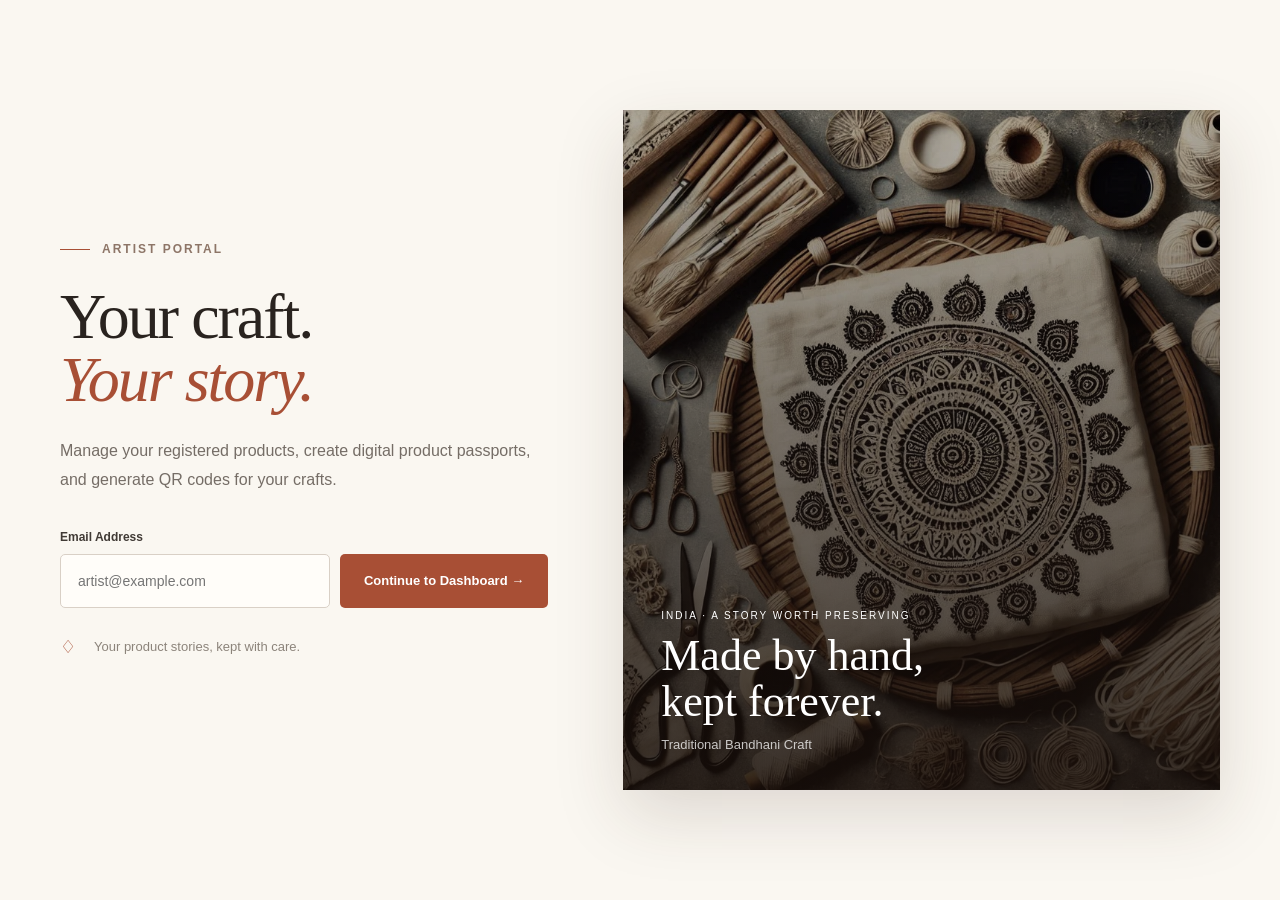
<file: index.html>
<!DOCTYPE html>
<html lang="en">

<head>
    <meta charset="UTF-8">

    <meta name="viewport" content="width=device-width, initial-scale=1.0">

    <title>KarigariX</title>

    <link rel="stylesheet" href="style.css">
</head>


<body>
    <!-- LANDING PAGE -->
    <main class="landing">


        <!-- LEFT SIDE -->
        <section class="landing-content">

            <div class="content-wrapper">


                <!-- Small heading -->

                <div class="portal-label">

                    <span class="label-line"></span>

                    <span>
                        ARTIST PORTAL
                    </span>

                </div>



                <!-- Main heading -->

                <h1>

                    Your craft.
                    <br>

                    <em>Your story.</em>

                </h1>



                <!-- Description -->

                <p class="landing-description">

                    Manage your registered products,
                    create digital product passports,
                    and generate QR codes for your crafts.

                </p>

                <form id="loginForm">

    <label for="email">
        Email Address
    </label>

    <div class="email-box">

        <input
            type="email"
            id="email"
            placeholder="artist@example.com"
            required
        >

        <button type="submit">
            Continue to Dashboard →
        </button>

    </div>

</form>
                <!-- Bottom trust message -->

                <div class="trust-message">

                    <span class="trust-icon">
                        ♢
                    </span>

                    <span>
                        Your product stories, kept with care.
                    </span>

                </div>


            </div>

        </section>
        <!--
             RIGHT SIDE IMAGE
        -->
        <section class="hero-image">

            <img
                src="./images/Bandhani-Tie-Dye.webp"
                alt="Traditional Bandhani tie-dye craft"
            >


            <!-- Dark image overlay -->

            <div class="image-overlay"></div>



            <!-- Image text -->

            <div class="image-text">


                <small>
                    INDIA · A STORY WORTH PRESERVING
                </small>


                <h2>
                    Made by hand,
                    <br>
                    kept forever.
                </h2>


                <p>
                    Traditional Bandhani Craft
                </p>


            </div>


        </section>

    </main>

    <!-- JavaScript -->

    <script src="script.js"></script>

    
</body>
</html>
</file>
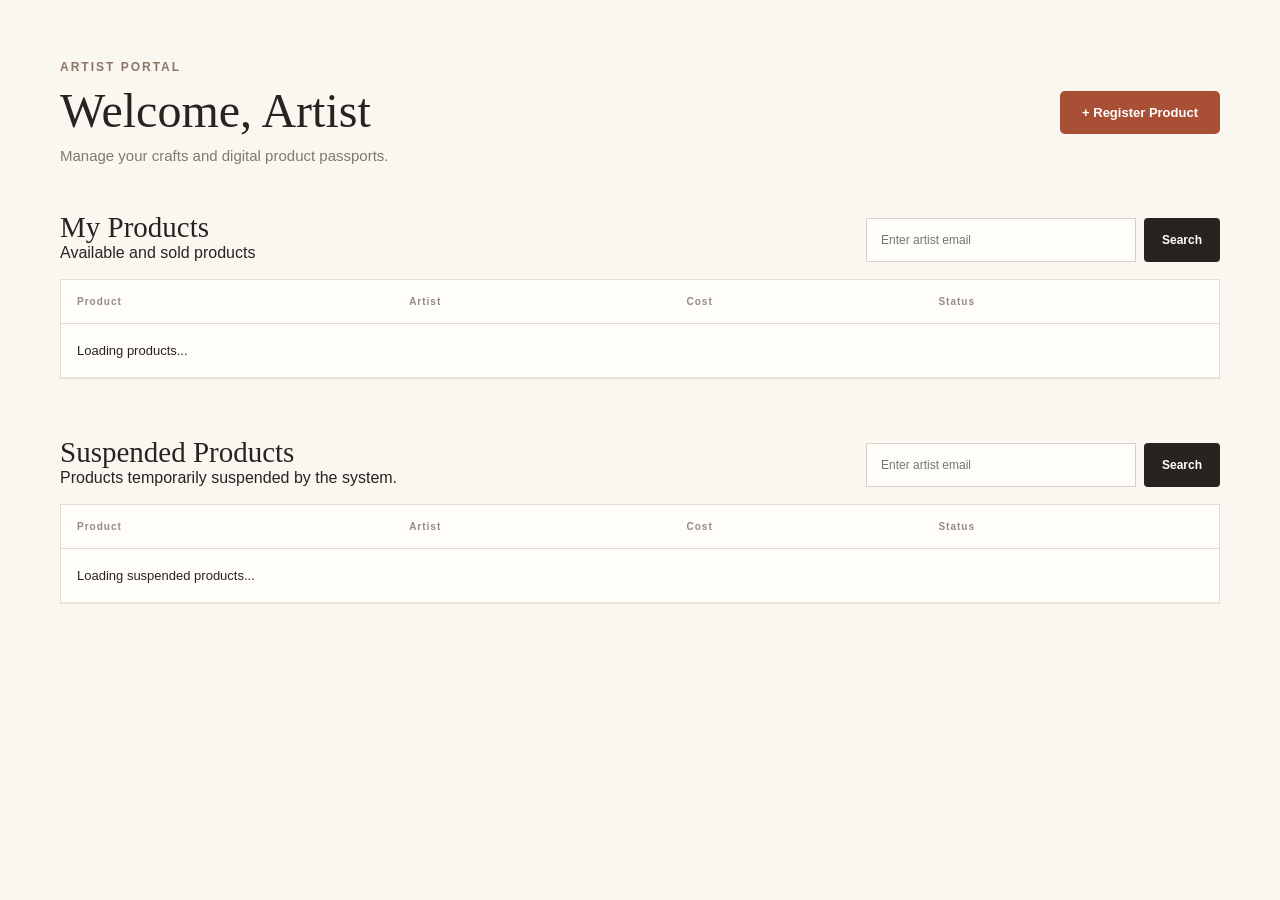
<file: dashboard.html>
<!DOCTYPE html>
<html lang="en">

<head>
    <meta charset="UTF-8">
    <meta name="viewport" content="width=device-width, initial-scale=1.0">

    <title>Artist Dashboard | KarigariX</title>

    <link rel="stylesheet" href="style.css">
</head>

<body>

    <main class="dashboard-page">

        <!-- HEADER -->
        <header class="dashboard-header">

            <div>
                <span class="portal-label">ARTIST PORTAL</span>

                <h1>
                    Welcome, <span id="artistEmail">Artist</span>
                </h1>

                <p>
                    Manage your crafts and digital product passports.
                </p>
            </div>

            <button onclick="window.location.href='register.html'">
    + Register Product
</button>

        </header>


        <!-- AVAILABLE / SOLD PRODUCTS -->
        <section class="product-section">

            <div class="section-header">

                <div>
                    <h2>My Products</h2>

                    <p>
                        Available and sold products
                    </p>
                </div>

                <div class="search-box">

                    <input
                        type="email"
                        id="productSearch"
                        placeholder="Enter artist email"
                    >

                    <button id="searchProductsBtn">
                        Search
                    </button>

                </div>

            </div>


            <div class="table-container">

                <table>

                    <thead>
                        <tr>
                            <th>Product</th>
                            <th>Artist</th>
                            <th>Cost</th>
                            <th>Status</th>
                        </tr>
                    </thead>

                    <tbody id="productsTableBody">

                        <tr>
                            <td colspan="4">
                                Loading products...
                            </td>
                        </tr>

                    </tbody>

                </table>

            </div>

        </section>


        <!-- SUSPENDED PRODUCTS -->
        <section class="product-section suspended-section">

            <div class="section-header">

                <div>
                    <h2>Suspended Products</h2>

                    <p>
                        Products temporarily suspended by the system.
                    </p>
                </div>

                <div class="search-box">

                    <input
                        type="email"
                        id="suspendedSearch"
                        placeholder="Enter artist email"
                    >

                    <button id="searchSuspendedBtn">
                        Search
                    </button>

                </div>

            </div>


            <div class="table-container">

                <table>

                    <thead>
                        <tr>
                            <th>Product</th>
                            <th>Artist</th>
                            <th>Cost</th>
                            <th>Status</th>
                        </tr>
                    </thead>

                    <tbody id="suspendedTableBody">

                        <tr>
                            <td colspan="4">
                                Loading suspended products...
                            </td>
                        </tr>

                    </tbody>

                </table>

            </div>

        </section>

    </main>


    <!-- PRODUCT DETAILS MODAL -->

    <div id="productModal" class="modal hidden">

        <div class="modal-card">

            <button
                id="closeProductModal"
                class="close-btn"
            >
                ×
            </button>

            <h2 id="modalProductName">
                Product
            </h2>

            <div class="product-details">

                <p>
                    <strong>Artist:</strong>
                    <span id="modalArtistName"></span>
                </p>

                <p>
                    <strong>Material:</strong>
                    <span id="modalMaterial"></span>
                </p>

                <p>
                    <strong>History:</strong>
                    <span id="modalHistory"></span>
                </p>

                <p>
                    <strong>Cost:</strong>
                    ₹<span id="modalCost"></span>
                </p>

                <p>
                    <strong>Status:</strong>
                    <span id="modalStatus"></span>
                </p>

            </div>


            <div class="modal-actions">

                <!-- Only available products will use this -->
                <button
                    id="soldOutBtn"
                    class="danger-btn"
                >
                    Mark as Sold Out
                </button>

                <!-- Only suspended products will use this -->
                <button
                    id="unsuspendBtn"
                    class="secondary-btn"
                >
                    Unsuspend Product
                </button>

            </div>

        </div>

    </div>


    <script src="script.js"></script>

</body>

</html>
</file>
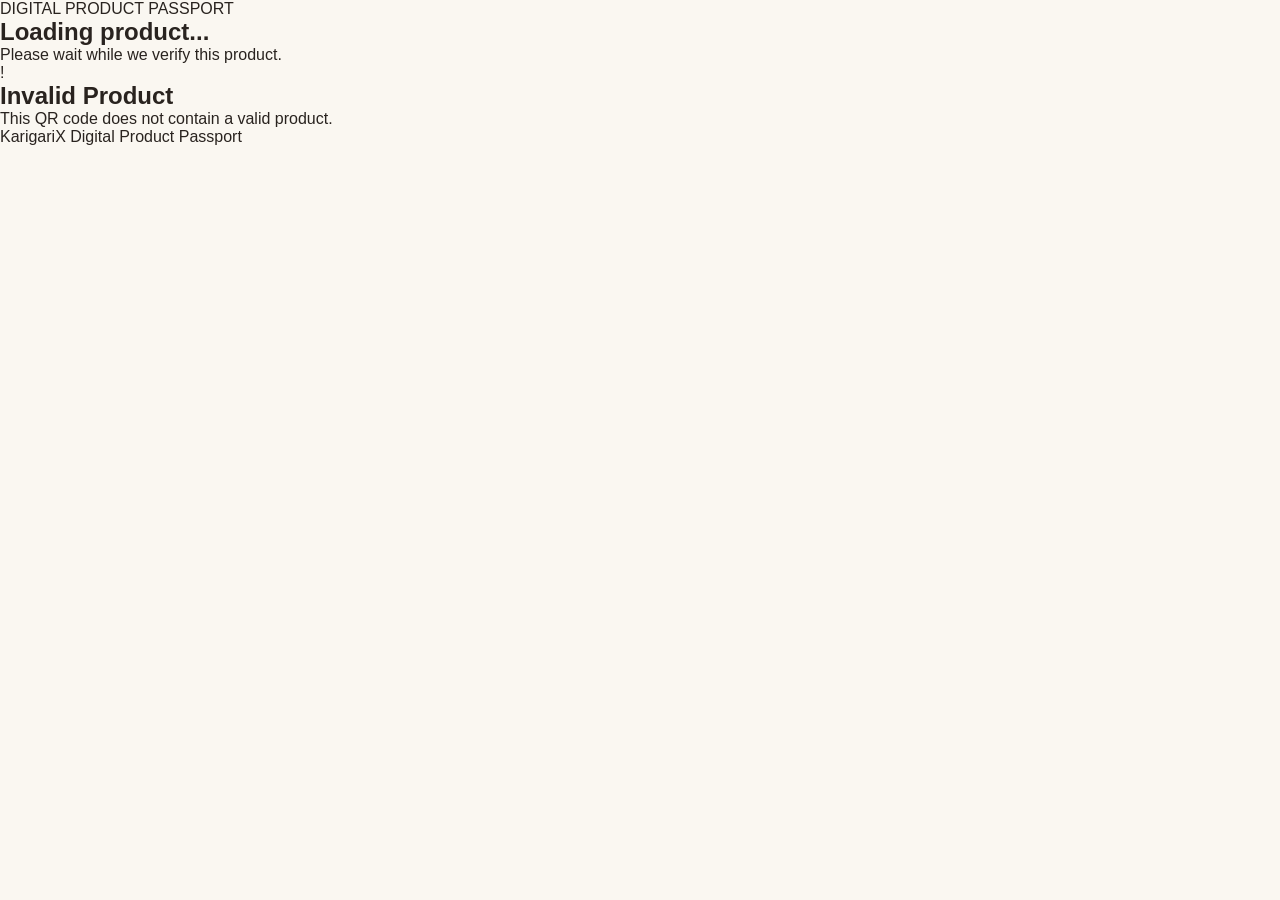
<file: product.html>
<!DOCTYPE html>
<html lang="en">

<head>
    <meta charset="UTF-8">

    <meta
        name="viewport"
        content="width=device-width, initial-scale=1.0"
    >

    <title>Product Passport | KarigariX</title>

    <link rel="stylesheet" href="/style.css">
</head>


<body>

    <main class="product-page">


        <!-- HEADER -->

        <section class="product-hero">

            <div class="passport-label">
                DIGITAL PRODUCT PASSPORT
            </div>

            <h1 id="productName">
                Loading product...
            </h1>

            <p id="artistName">
                Please wait while we verify this product.
            </p>

        </section>


        <!-- LOADING -->

        <section
            id="loadingState"
            class="product-card"
        >

            <div class="loader"></div>

            <p>
                Verifying product passport...
            </p>

        </section>


        <!-- PRODUCT DETAILS -->

        <section
            id="productDetails"
            class="product-card hidden"
        >

            <div class="verified-badge">
                ✓ AUTHENTICATED PRODUCT
            </div>


            <div class="detail-row">

                <span>Product</span>

                <strong id="detailProductName">
                    -
                </strong>

            </div>


            <div class="detail-row">

                <span>Artist</span>

                <strong id="detailArtistName">
                    -
                </strong>

            </div>


            <div class="detail-row">

                <span>Price</span>

                <strong>
                    ₹<span id="detailPrice">-</span>
                </strong>

            </div>


            <div class="detail-section">

                <h3>
                    Material Details
                </h3>

                <p id="materialDetails">
                    -
                </p>

            </div>


            <div class="detail-section">

                <h3>
                    Craft History
                </h3>

                <p id="craftHistory">
                    -
                </p>

            </div>

        </section>

<!-- TIP SECTION -->

<section
    id="tipSection"
    class="tip-section hidden"
>

    <h3>
        Want to give a tip to the artist? ❤️
    </h3>

    <p>
        Support the artisan and their craftsmanship.
    </p>

    <div class="tip-buttons">

        <button
            type="button"
            class="tip-btn"
            onclick="submitTip(0)"
        >
            No Tip
        </button>

        <button
            type="button"
            class="tip-btn"
            onclick="submitTip(5)"
        >
            5% Tip
        </button>

        <button
            type="button"
            class="tip-btn"
            onclick="submitTip(10)"
        >
            10% Tip
        </button>

    </div>

    <p
        id="tipStatus"
        class="tip-message hidden"
    ></p>

</section>
        

        <!-- ERROR / SUSPENDED / SOLD -->

        <section
            id="statusMessage"
            class="product-card hidden"
        >

            <div class="status-icon">
                !
            </div>

            <h2 id="statusTitle">
                Product unavailable
            </h2>

            <p id="statusDescription">
                This product is currently unavailable.
            </p>

        </section>


        <!-- FOOTER -->

        <footer class="product-footer">

            <span>
                KarigariX
            </span>

            <span>
                Digital Product Passport
            </span>

        </footer>


    </main>


    <script src="/product.js"></script>

</body>

</html>
</file>
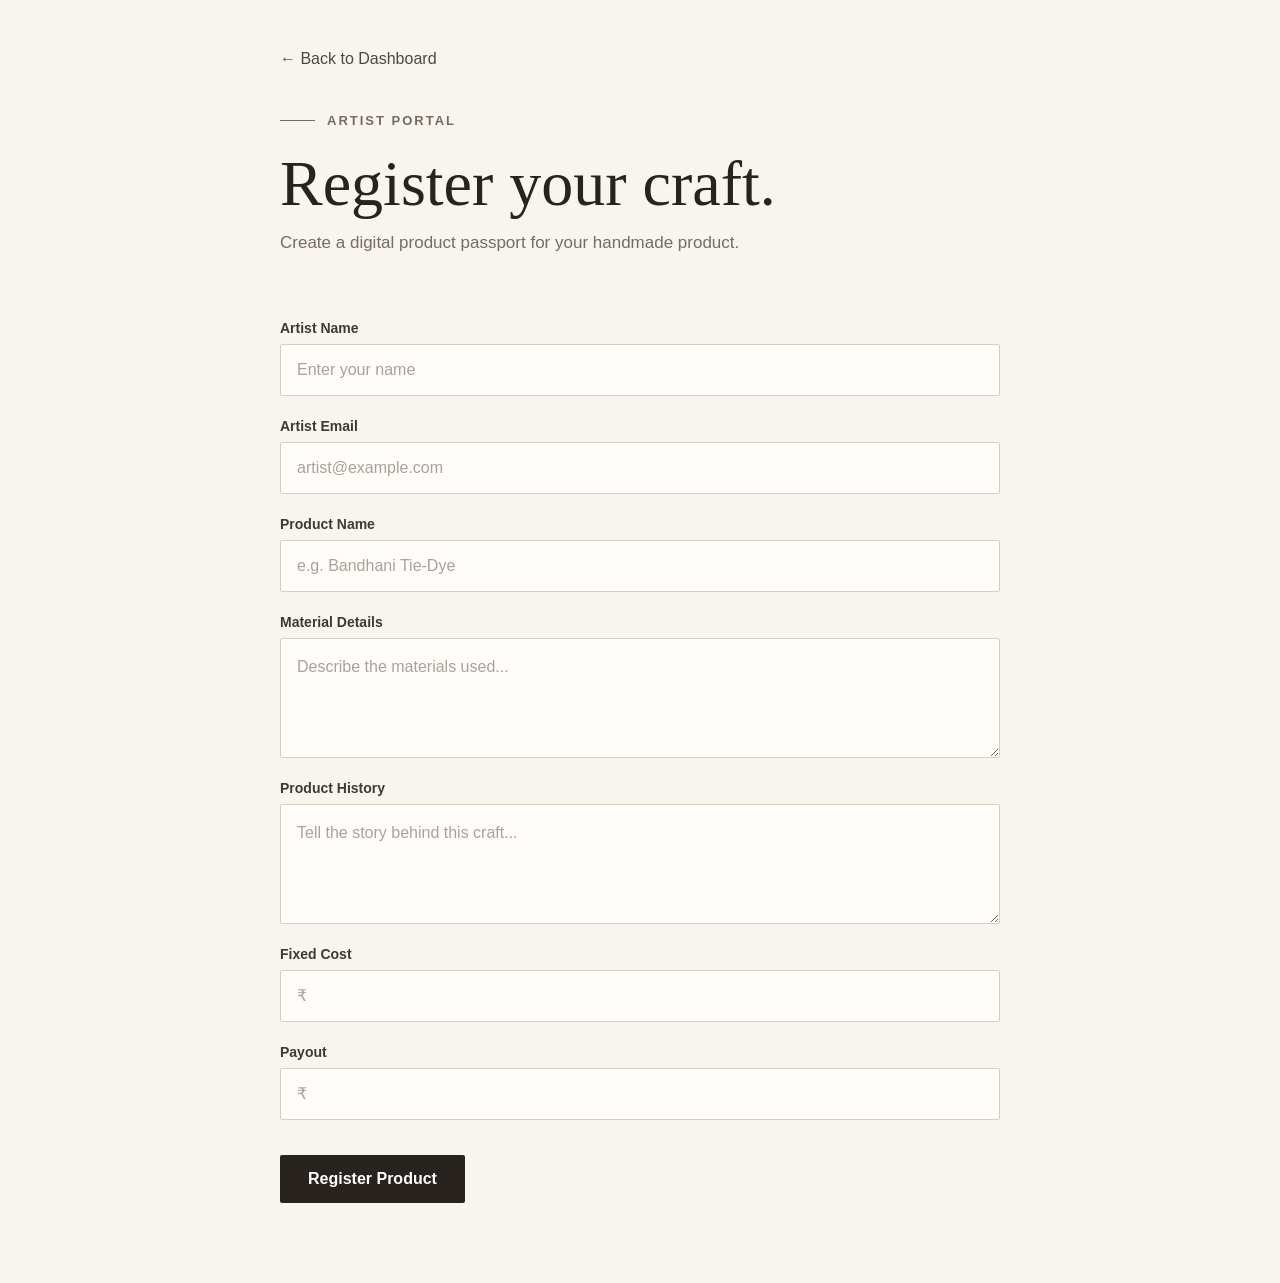
<file: register.html>
<!DOCTYPE html>
<html lang="en">

<head>
    <meta charset="UTF-8">
    <meta name="viewport" content="width=device-width, initial-scale=1.0">

    <title>Register Product | KarigariX</title>

    <link rel="stylesheet" href="style.css">
</head>

<body>

    <main class="register-page">

        <div class="register-card">

            <button class="back-button"
                onclick="window.location.href='dashboard.html'">
                ← Back to Dashboard
            </button>

            <div class="portal-label">
                <span class="label-line"></span>
                ARTIST PORTAL
            </div>

            <h1>Register your craft.</h1>

            <p>
                Create a digital product passport for your handmade product.
            </p>


            <form id="registerForm">

                <label for="artistName">Artist Name</label>

                <input
                    type="text"
                    id="artistName"
                    placeholder="Enter your name"
                    required
                >


                <label for="artistEmail">Artist Email</label>

                <input
                    type="email"
                    id="artistEmail"
                    placeholder="artist@example.com"
                    required
                >


                <label for="productName">Product Name</label>

                <input
                    type="text"
                    id="productName"
                    placeholder="e.g. Bandhani Tie-Dye"
                    required
                >


                <label for="materialDetails">
                    Material Details
                </label>

                <textarea
                    id="materialDetails"
                    placeholder="Describe the materials used..."
                    required
                ></textarea>


                <label for="history">
                    Product History
                </label>

                <textarea
                    id="history"
                    placeholder="Tell the story behind this craft..."
                    required
                ></textarea>


                <label for="fixedCost">
                    Fixed Cost
                </label>

                <input
                    type="number"
                    id="fixedCost"
                    placeholder="₹"
                    min="0"
                    required
                >

    <label for="payout">
        Payout
    </label>

    <input
        type="number"
        id="payout"
        placeholder="₹"
        min="0"
    >

                


                <button
                    type="submit"
                    class="primary-button"
                >
                    Register Product
                </button>

            </form>

        </div>

    </main>


    <!-- QR CODE POPUP -->

    <div id="qrModal" class="qr-modal">

        <div class="qr-card">

            <button
                class="close-button"
                onclick="closeQRModal()"
            >
                ×
            </button>

            <p class="qr-label">
                DIGITAL PRODUCT PASSPORT
            </p>

            <h2 id="qrProductName">
                Product Name
            </h2>

            <div class="qr-decoration">

                <span>✦</span>

                <img
                    id="qrImage"
                    class="qr-img"
                    alt="Product QR Code"
                >

                <span>✦</span>

            </div>

            <p>
                Print this QR code and attach it to your craft.
            </p>

            <button
                class="primary-button"
                onclick="printQR()"
            >
                Print QR Code
            </button>
            <button
    type="button"
    class="primary-button"
    onclick="window.location.href='dashboard.html'"
>
    Continue to Dashboard →
</button>

        </div>

    </div>


    <script src="script.js"></script>

</body>

</html>
</file>
<file: style.css>
/* ============================================================
   KARIGARI X
   GLOBAL STYLES
============================================================ */

* {
    margin: 0;
    padding: 0;
    box-sizing: border-box;
}


html {
    scroll-behavior: smooth;
}


body {
    min-height: 100vh;

    background: #faf7f1;

    color: #29231f;

    font-family: Arial, Helvetica, sans-serif;

    overflow-x: hidden;
}


button,
input,
textarea {
    font: inherit;
}


/* ============================================================
   LANDING PAGE
============================================================ */

.landing {

    min-height: 100vh;

    max-width: 1350px;

    margin: auto;

    padding: 45px 60px;

    display: grid;

    grid-template-columns:
        0.9fr 1.1fr;

    gap: 75px;

    align-items: center;
}


.landing-content {
    display: flex;

    align-items: center;
}


.content-wrapper {
    width: 100%;

    max-width: 540px;
}


.portal-label {

    display: flex;

    align-items: center;

    gap: 12px;

    color: #8d7567;

    font-size: 12px;

    font-weight: 700;

    letter-spacing: 2px;

}


.label-line {

    width: 30px;

    height: 1px;

    background: #a84f35;

}


.landing-content h1 {

    margin-top: 30px;

    margin-bottom: 25px;

    font-family: Georgia, "Times New Roman", serif;

    font-size: clamp(55px, 5vw, 74px);

    font-weight: 500;

    line-height: 0.98;

    letter-spacing: -2px;

}


.landing-content h1 em {

    color: #a84f35;

    font-style: italic;

}


.landing-description {

    max-width: 490px;

    color: #756d66;

    font-size: 16px;

    line-height: 1.8;

}


#loginForm {

    margin-top: 35px;

}


#loginForm label {

    display: block;

    margin-bottom: 10px;

    color: #403a35;

    font-size: 12px;

    font-weight: 700;

}


.email-box {

    display: flex;

    gap: 10px;

}


.email-box input {

    flex: 1;

    min-width: 0;

    height: 54px;

    padding: 0 17px;

    border: 1px solid #d9d0c6;

    border-radius: 5px;

    outline: none;

    background: #fffdf9;

    color: #302a26;

    font-size: 14px;

}


.email-box input:focus {

    border-color: #a84f35;

}


.email-box button {

    height: 54px;

    padding: 0 24px;

    border: none;

    border-radius: 5px;

    background: #a84f35;

    color: white;

    font-size: 13px;

    font-weight: 700;

    cursor: pointer;

    white-space: nowrap;

    transition: 0.2s;

}


.email-box button:hover {

    background: #8f3f2c;

    transform: translateY(-1px);

}


.trust-message {

    display: flex;

    align-items: center;

    gap: 18px;

    margin-top: 28px;

    color: #8c847b;

    font-size: 13px;

}


.trust-icon {

    color: #a84f35;

    font-size: 18px;

}


/* ============================================================
   HERO IMAGE
============================================================ */

.hero-image {

    position: relative;

    width: 100%;

    height: min(680px, 80vh);

    min-height: 520px;

    overflow: hidden;

    background: #5c382b;

    box-shadow:
        0 25px 65px
        rgba(61, 39, 29, 0.15);

}


.hero-image img {

    width: 100%;

    height: 100%;

    object-fit: cover;

    filter:
        brightness(0.68)
        sepia(0.18)
        saturate(0.88);

    transition: 0.6s;

}


.hero-image:hover img {

    transform: scale(1.03);

}


.image-overlay {

    position: absolute;

    inset: 0;

    background:
        linear-gradient(
            to bottom,
            rgba(25, 15, 10, 0.04),
            rgba(25, 15, 10, 0.8)
        );

}


.image-text {

    position: absolute;

    left: 38px;

    bottom: 38px;

    color: white;

}


.image-text small {

    display: block;

    margin-bottom: 12px;

    font-size: 10px;

    letter-spacing: 2px;

}


.image-text h2 {

    margin-bottom: 12px;

    font-family: Georgia, "Times New Roman", serif;

    font-size: 44px;

    font-weight: 500;

    line-height: 1.05;

}


.image-text p {

    font-size: 13px;

    color: rgba(255,255,255,0.75);

}


/* ============================================================
   DASHBOARD NAVBAR
============================================================ */

.dashboard-navbar {

    height: 82px;

    padding: 0 60px;

    display: flex;

    align-items: center;

    justify-content: space-between;

    border-bottom: 1px solid #e5ddd3;

    background: #faf7f1;

}


.dashboard-logo {

    display: flex;

    align-items: center;

    gap: 13px;

}


.logo-symbol {

    width: 40px;

    height: 40px;

    display: flex;

    align-items: center;

    justify-content: center;

    border: 1px solid #a84f35;

    color: #a84f35;

    font-size: 21px;

}


.dashboard-logo h2 {

    font-family: Georgia, "Times New Roman", serif;

    font-size: 22px;

    letter-spacing: 1px;

}


.dashboard-logo span {

    display: block;

    margin-top: 3px;

    color: #91877d;

    font-size: 9px;

    letter-spacing: 1.5px;

}


.artist-profile {

    display: flex;

    align-items: center;

    gap: 12px;

}


.artist-avatar {

    width: 42px;

    height: 42px;

    display: flex;

    align-items: center;

    justify-content: center;

    border-radius: 50%;

    background: #a84f35;

    color: white;

    font-weight: 700;

    font-size: 15px;

}


.artist-profile strong {

    display: block;

    font-size: 14px;

}


.artist-profile small {

    display: block;

    margin-top: 4px;

    color: #91877d;

    font-size: 11px;

}


/* ============================================================
   DASHBOARD
============================================================ */

.dashboard {

    max-width: 1350px;

    margin: auto;

    padding: 60px;

}


.dashboard-header {

    display: flex;

    align-items: center;

    justify-content: space-between;

    gap: 30px;

    margin-bottom: 40px;

}


.dashboard-header h1 {

    margin: 9px 0;

    font-family: Georgia, "Times New Roman", serif;

    font-size: 48px;

    font-weight: 500;

}


.dashboard-header p:not(.small-heading) {

    color: #81786f;

    font-size: 15px;

}


.small-heading {

    color: #a84f35;

    font-size: 11px;

    font-weight: 700;

    letter-spacing: 2px;

}


/* ============================================================
   REGISTER BUTTON
============================================================ */

.register-button {

    padding: 14px 22px;

    border: none;

    border-radius: 5px;

    background: #a84f35;

    color: white;

    font-size: 13px;

    font-weight: 700;

    cursor: pointer;

    transition: 0.2s;

}


.register-button:hover {

    background: #8e3e2b;

    transform: translateY(-1px);

}


/* ============================================================
   STAT CARDS
============================================================ */

.stats {

    display: grid;

    grid-template-columns:
        repeat(4, 1fr);

    gap: 15px;

    margin-bottom: 55px;

}


.stat-card {

    padding: 25px;

    border: 1px solid #e5ddd3;

    background: #fffdf9;

}


.stat-card span {

    display: block;

    color: #958a80;

    font-size: 10px;

    font-weight: 700;

    letter-spacing: 1.3px;

}


.stat-card strong {

    display: block;

    margin: 9px 0 5px;

    font-family: Georgia, "Times New Roman", serif;

    font-size: 36px;

    font-weight: 500;

}


.stat-card small {

    color: #9a9189;

    font-size: 11px;

}


/* ============================================================
   PRODUCT SECTION
============================================================ */

.product-section {

    margin-bottom: 50px;

}


.section-header {

    display: flex;

    align-items: end;

    justify-content: space-between;

    gap: 20px;

    margin-bottom: 17px;

}


.section-header h2 {

    margin-top: 7px;

    font-family: Georgia, "Times New Roman", serif;

    font-size: 29px;

    font-weight: 500;

}


.product-search {

    width: 270px;

    height: 44px;

    padding: 0 14px;

    border: 1px solid #d9d0c6;

    outline: none;

    background: #fffdf9;

    font-size: 12px;

}


.product-search:focus {

    border-color: #a84f35;

}


/* ============================================================
   TABLE
============================================================ */

.product-table {

    overflow-x: auto;

    border: 1px solid #e5ddd3;

    background: #fffdf9;

}


table {

    width: 100%;

    min-width: 800px;

    border-collapse: collapse;

}


th {

    padding: 16px;

    text-align: left;

    border-bottom: 1px solid #e5ddd3;

    color: #958a80;

    font-size: 10px;

    letter-spacing: 1px;

}


td {

    padding: 19px 16px;

    border-bottom: 1px solid #eee7de;

    font-size: 13px;

}


td strong {

    display: block;

    font-size: 14px;

}


td small {

    display: block;

    margin-top: 5px;

    color: #999087;

    font-size: 10px;

}


.product-row {

    cursor: pointer;

    transition: 0.2s;

}


.product-row:hover {

    background: #f8f1e9;

}


.status {

    font-size: 11px;

    font-weight: 700;

}


.status.available {

    color: #4c7653;

}


.status.sold {

    color: #77706a;

}


.status.suspended {

    color: #a84f35;

}


.empty-state {

    padding: 30px;

    text-align: center;

    color: #999087;

}


/* ============================================================
   PRODUCT MODAL
============================================================ */

.modal-overlay {

    position: fixed;

    inset: 0;

    z-index: 100;

    display: none;

    align-items: center;

    justify-content: center;

    padding: 20px;

    background:
        rgba(38, 29, 24, 0.5);

}


.modal-overlay.show {

    display: flex;

}


.product-modal {

    position: relative;

    width: min(530px, 100%);

    padding: 40px;

    background: #fffdf9;

    box-shadow:
        0 30px 80px
        rgba(40, 30, 20, 0.25);

}


.modal-close {

    position: absolute;

    top: 14px;

    right: 18px;

    border: none;

    background: none;

    color: #756b63;

    font-size: 29px;

    cursor: pointer;

}


.product-modal h2 {

    margin: 10px 0;

    font-family: Georgia, "Times New Roman", serif;

    font-size: 34px;

    font-weight: 500;

}


.modal-description {

    color: #81776e;

    font-size: 14px;

    line-height: 1.7;

}


.modal-details {

    display: grid;

    grid-template-columns:
        repeat(3, 1fr);

    gap: 10px;

    margin-top: 25px;

}


.modal-details div {

    padding: 15px;

    border: 1px solid #e5ddd3;

}


.modal-details span {

    display: block;

    color: #968c83;

    font-size: 9px;

    text-transform: uppercase;

    letter-spacing: 1px;

}


.modal-details strong {

    display: block;

    margin-top: 7px;

    font-size: 12px;

}


.modal-status {

    display: flex;

    align-items: center;

    justify-content: space-between;

    margin-top: 20px;

    padding: 16px;

    background: #f7f1e9;

}


.modal-status span {

    color: #7f756c;

    font-size: 12px;

}


.modal-action {

    width: 100%;

    margin-top: 20px;

    padding: 14px;

    border: none;

    border-radius: 4px;

    font-size: 13px;

    font-weight: 700;

    cursor: pointer;

}


.sold-action {

    background: #a84f35;

    color: white;

}


.unsuspend-action {

    background: #4c7653;

    color: white;

}


/* ============================================================
   REGISTER PANEL
============================================================ */

.register-overlay {

    position: fixed;

    inset: 0;

    z-index: 200;

    display: none;

    justify-content: flex-end;

    background:
        rgba(38, 29, 24, 0.35);

}


.register-overlay.show {

    display: flex;

}


.register-panel {

    width: min(570px, 100%);

    height: 100%;

    overflow-y: auto;

    padding: 50px;

    background: #fffdf9;

    box-shadow:
        -20px 0 60px
        rgba(40, 30, 20, 0.15);

    animation:
        slideIn 0.3s ease;

}


@keyframes slideIn {

    from {

        transform: translateX(100%);

    }

    to {

        transform: translateX(0);

    }

}


.register-panel h2 {

    margin: 10px 0;

    font-family: Georgia, "Times New Roman", serif;

    font-size: 36px;

    font-weight: 500;

}


.panel-description {

    margin-bottom: 30px;

    color: #81776e;

    font-size: 14px;

    line-height: 1.7;

}


.form-group {

    margin-bottom: 20px;

}


.form-group label {

    display: block;

    margin-bottom: 8px;

    color: #403a35;

    font-size: 12px;

    font-weight: 700;

}


.form-group input,
.form-group textarea {

    width: 100%;

    padding: 13px;

    border: 1px solid #d9d0c6;

    outline: none;

    background: #fff;

    color: #302a26;

    font-size: 13px;

}


.form-group textarea {

    resize: vertical;

}


.form-group input:focus,
.form-group textarea:focus {

    border-color: #a84f35;

}


.form-row {

    display: grid;

    grid-template-columns:
        1fr 1fr;

    gap: 15px;

}


.register-submit {

    width: 100%;

    padding: 15px;

    border: none;

    border-radius: 5px;

    background: #a84f35;

    color: white;

    font-size: 13px;

    font-weight: 700;

    cursor: pointer;

}


/* ============================================================
   TOAST
============================================================ */

.toast {

    position: fixed;

    right: 25px;

    bottom: 25px;

    z-index: 500;

    display: flex;

    align-items: center;

    gap: 10px;

    padding: 14px 18px;

    border: 1px solid #dfd6cb;

    background: #fffdf9;

    color: #403a35;

    box-shadow:
        0 12px 35px
        rgba(40, 30, 20, 0.14);

    font-size: 12px;

    animation:
        toastIn 0.25s ease;

}


.toast-check {

    width: 22px;

    height: 22px;

    display: flex;

    align-items: center;

    justify-content: center;

    border-radius: 50%;

    background: #4c7653;

    color: white;

    font-size: 11px;

}


.toast.hide {

    opacity: 0;

    transform: translateY(10px);

    transition: 0.3s;

}


@keyframes toastIn {

    from {

        opacity: 0;

        transform: translateY(10px);

    }

    to {

        opacity: 1;

        transform: translateY(0);

    }

}


/* ============================================================
   RESPONSIVE
============================================================ */

@media (max-width: 1000px) {

    .landing {

        grid-template-columns:
            1fr 1fr;

        padding: 35px;

        gap: 40px;

    }


    .dashboard {

        padding: 40px 35px;

    }


    .stats {

        grid-template-columns:
            repeat(2, 1fr);

    }

}


@media (max-width: 780px) {

    .landing {

        grid-template-columns: 1fr;

    }


    .hero-image {

        height: 500px;

        min-height: 0;

    }


    .dashboard-navbar {

        padding: 0 25px;

    }


    .dashboard {

        padding: 35px 25px;

    }


    .dashboard-header {

        align-items: flex-start;

        flex-direction: column;

    }

}


@media (max-width: 550px) {

    .landing {

        padding: 30px 18px;

    }


    .landing-content h1 {

        font-size: 48px;

    }


    .email-box {

        flex-direction: column;

    }


    .email-box button {

        width: 100%;

    }


    .stats {

        grid-template-columns: 1fr;

    }


    .section-header {

        align-items: flex-start;

        flex-direction: column;

    }


    .product-search {

        width: 100%;

    }


    .form-row {

        grid-template-columns: 1fr;

    }


    .register-panel {

        padding: 35px 25px;

    }


    .modal-details {

        grid-template-columns: 1fr;

    }

}
/* =========================================================
   REGISTER PRODUCT PAGE
   ========================================================= */

.register-page {
    min-height: 100vh;
    width: 100%;
    box-sizing: border-box;

    display: flex;
    justify-content: center;

    padding: 50px 25px 80px;

    background: #f8f4ee;
}


.register-card {
    width: 100%;
    max-width: 720px;
    box-sizing: border-box;
}


/* Back button */

.back-button {
    border: none;
    background: transparent;

    padding: 0;
    margin-bottom: 45px;

    font-family: inherit;
    font-size: 16px;

    color: #4f4841;

    cursor: pointer;
}

.back-button:hover {
    text-decoration: underline;
}


/* Small portal heading */

.register-card .portal-label {
    display: flex;
    align-items: center;
    gap: 12px;

    font-size: 13px;
    letter-spacing: 2px;
    font-weight: 600;

    color: #766b61;
}


.register-card .label-line {
    width: 35px;
    height: 1px;

    background: #766b61;
}


/* Main heading */

.register-card h1 {
    margin: 22px 0 12px;

    font-family: Georgia, "Times New Roman", serif;

    font-size: clamp(42px, 6vw, 64px);
    line-height: 1.05;

    font-weight: 500;

    color: #29231f;
}


.register-card > p {
    margin: 0 0 40px;

    max-width: 600px;

    font-size: 17px;
    line-height: 1.7;

    color: #756c64;
}


/* =========================================================
   FORM
   ========================================================= */

#registerForm {
    display: flex;
    flex-direction: column;
}


#registerForm label {
    margin: 22px 0 8px;

    font-size: 14px;
    font-weight: 600;

    color: #403932;
}


#registerForm input,
#registerForm textarea {

    width: 100%;
    box-sizing: border-box;

    border: 1px solid #d6cec4;

    border-radius: 2px;

    background: #fffdf9;

    padding: 15px 16px;

    font-family: inherit;
    font-size: 16px;

    color: #302a25;

    outline: none;

    transition:
        border-color 0.2s ease,
        box-shadow 0.2s ease;
}


#registerForm input {
    height: 52px;
}


#registerForm textarea {
    min-height: 120px;

    resize: vertical;

    line-height: 1.6;
}


#registerForm input::placeholder,
#registerForm textarea::placeholder {
    color: #aaa19a;
}


#registerForm input:focus,
#registerForm textarea:focus {

    border-color: #7b6a5d;

    box-shadow: 0 0 0 3px rgba(123, 106, 93, 0.08);
}


/* Register button */

#registerForm .primary-button {

    width: fit-content;

    margin-top: 35px;

    padding: 15px 28px;

    border: none;
    border-radius: 2px;

    background: #29231f;
    color: #fff;

    font-family: inherit;
    font-size: 16px;
    font-weight: 600;

    cursor: pointer;

    transition:
        transform 0.2s ease,
        background 0.2s ease;
}


#registerForm .primary-button:hover {

    background: #403831;

    transform: translateY(-1px);
}


/* =========================================================
   QR CODE MODAL
   ========================================================= */

.qr-modal {

    position: fixed;

    inset: 0;

    z-index: 9999;

    display: none;

    align-items: center;
    justify-content: center;

    padding: 20px;

    box-sizing: border-box;

    background: rgba(36, 30, 25, 0.60);

    backdrop-filter: blur(4px);
}


.qr-modal.show {
    display: flex;
}


.qr-card {

    position: relative;

    width: 100%;
    max-width: 460px;

    box-sizing: border-box;

    padding: 45px 40px;

    background: #fffdf9;

    text-align: center;

    box-shadow: 0 25px 70px rgba(0, 0, 0, 0.25);
}


/* Close */

.close-button {

    position: absolute;

    top: 12px;
    right: 16px;

    width: 35px;
    height: 35px;

    border: none;

    background: transparent;

    font-size: 28px;

    color: #5e554e;

    cursor: pointer;
}


.close-button:hover {
    color: #29231f;
}


/* QR heading */

.qr-label {

    margin: 0 0 12px !important;

    font-size: 11px !important;

    letter-spacing: 2px;

    font-weight: 600;

    color: #81766d !important;
}


.qr-card h2 {

    margin: 0 0 25px;

    font-family: Georgia, "Times New Roman", serif;

    font-size: 30px;

    font-weight: 500;

    color: #29231f;
}


/* QR + traditional decoration */

.qr-decoration {

    display: flex;

    align-items: center;
    justify-content: center;

    gap: 18px;

    margin: 10px 0 25px;
}


.qr-decoration span {

    font-family: Georgia, serif;

    font-size: 24px;

    color: #8b7561;
}


.qr-img {

    display: block;

    width: 250px;
    height: 250px;

    object-fit: contain;

    background: white;

    padding: 8px;

    box-sizing: border-box;

    border: 1px solid #ded5ca;
}


.qr-card > p:not(.qr-label) {

    margin: 0 auto 25px;

    max-width: 330px;

    font-size: 14px;

    line-height: 1.6;

    color: #756c64;
}


/* Print button */

.qr-card .primary-button {

    border: none;

    padding: 14px 28px;

    background: #29231f;

    color: white;

    font-family: inherit;

    font-size: 15px;

    cursor: pointer;
}


.qr-card .primary-button:hover {
    background: #403831;
}


/* =========================================================
   MOBILE
   ========================================================= */

@media (max-width: 600px) {

    .register-page {
        padding: 35px 20px 60px;
    }

    .register-card h1 {
        font-size: 42px;
    }

    .qr-card {
        padding: 40px 22px 30px;
    }

    .qr-img {
        width: 210px;
        height: 210px;
    }

    .qr-decoration {
        gap: 8px;
    }

}
/* ============================================================
   DASHBOARD HTML CLASS FIX
   ============================================================ */

.dashboard-page {
    max-width: 1350px;
    margin: 0 auto;
    padding: 60px;
}


/* Register button in your current HTML */

.dashboard-header > button {
    padding: 14px 22px;
    border: none;
    border-radius: 5px;
    background: #a84f35;
    color: white;
    font-size: 13px;
    font-weight: 700;
    cursor: pointer;
    transition: 0.2s;
}

.dashboard-header > button:hover {
    background: #8e3e2b;
    transform: translateY(-1px);
}


/* Search box */

.search-box {
    display: flex;
    gap: 8px;
}

.search-box input {
    width: 270px;
    height: 44px;
    padding: 0 14px;

    border: 1px solid #d9d0c6;
    outline: none;

    background: #fffdf9;
    font-size: 12px;
}

.search-box input:focus {
    border-color: #a84f35;
}

.search-box button {
    height: 44px;
    padding: 0 18px;

    border: none;
    border-radius: 4px;

    background: #29231f;
    color: white;

    font-size: 12px;
    font-weight: 700;

    cursor: pointer;
}


/* Table container */

.table-container {
    overflow-x: auto;

    border: 1px solid #e5ddd3;

    background: #fffdf9;
}


/* Clickable product rows */

.table-container tr {
    transition: 0.2s;
}

.table-container tbody tr:hover {
    background: #f8f1e9;
    cursor: pointer;
}


/* ============================================================
   YOUR MODAL CLASS NAMES
   ============================================================ */

.modal {
    position: fixed;
    inset: 0;

    z-index: 1000;

    display: flex;
    align-items: center;
    justify-content: center;

    padding: 20px;

    background: rgba(38, 29, 24, 0.5);
}

.modal.hidden {
    display: none;
}


.modal-card {
    position: relative;

    width: min(530px, 100%);

    padding: 40px;

    background: #fffdf9;

    box-shadow:
        0 30px 80px
        rgba(40, 30, 20, 0.25);
}


.close-btn {
    position: absolute;

    top: 14px;
    right: 18px;

    border: none;
    background: none;

    color: #756b63;

    font-size: 29px;

    cursor: pointer;
}


.modal-card h2 {
    margin: 10px 0 25px;

    font-family: Georgia, "Times New Roman", serif;

    font-size: 34px;

    font-weight: 500;
}


.product-details {
    display: flex;
    flex-direction: column;
    gap: 14px;
}

.product-details p {
    color: #81776e;
    font-size: 14px;
    line-height: 1.6;
}

.product-details strong {
    color: #403a35;
}


.modal-actions {
    margin-top: 25px;

    display: flex;
    gap: 10px;
}


.modal-actions button {
    flex: 1;

    padding: 14px;

    border: none;
    border-radius: 4px;

    font-size: 13px;
    font-weight: 700;

    cursor: pointer;
}


.danger-btn {
    background: #a84f35;
    color: white;
}


.secondary-btn {
    background: #4c7653;
    color: white;
}


/* ============================================================
   RESPONSIVE DASHBOARD
   ============================================================ */

@media (max-width: 780px) {

    .dashboard-page {
        padding: 40px 25px;
    }

    .dashboard-header {
        align-items: flex-start;
        flex-direction: column;
    }

}


@media (max-width: 550px) {

    .dashboard-page {
        padding: 30px 18px;
    }

    .search-box {
        width: 100%;
        flex-direction: column;
    }

    .search-box input {
        width: 100%;
    }

    .search-box button {
        width: 100%;
    }

    .modal-card {
        padding: 30px 22px;
    }

    .modal-actions {
        flex-direction: column;
    }

}
.hidden {
    display: none !important;
}
/* CO-OP ADMIN TOGGLE */

.coop-section {
    margin: 18px 0 12px;
}

.checkbox-label {
    display: flex;
    align-items: center;
    justify-content: flex-start;
    gap: 6px;
    cursor: pointer;
    font-weight: 600;
    padding: 10px 0;
}

.checkbox-label input[type="checkbox"] {
    width: 20px !important;
    height: 20px !important;
    min-width: 20px;
    margin: 0 !important;
    padding: 0 !important;
    flex: none;
    cursor: pointer;
}

.coop-hint {
   margin: 0 0 0 28px;
    font-size: 13px;
    opacity: 0.7; 
}

.tip-buttons {
    display: flex;
    gap: 12px;
    margin-top: 12px;
    flex-wrap: wrap;
}

.tip-btn {
    padding: 12px 22px;
    border: 1px solid #29231f;
    border-radius: 2px;
    background: #fff;
    color: #29231f;
    font-family: inherit;
    font-size: 14px;
    font-weight: 600;
    cursor: pointer;
    transition: background 0.15s ease, color 0.15s ease;
}

.tip-btn:hover:not(:disabled) {
    background: #29231f;
    color: #fff;
}

.tip-btn:disabled {
    opacity: 0.5;
    cursor: not-allowed;
}

#tipStatus {
    margin-top: 12px;
    font-weight: 600;
    color: #29231f;
}
</file>
